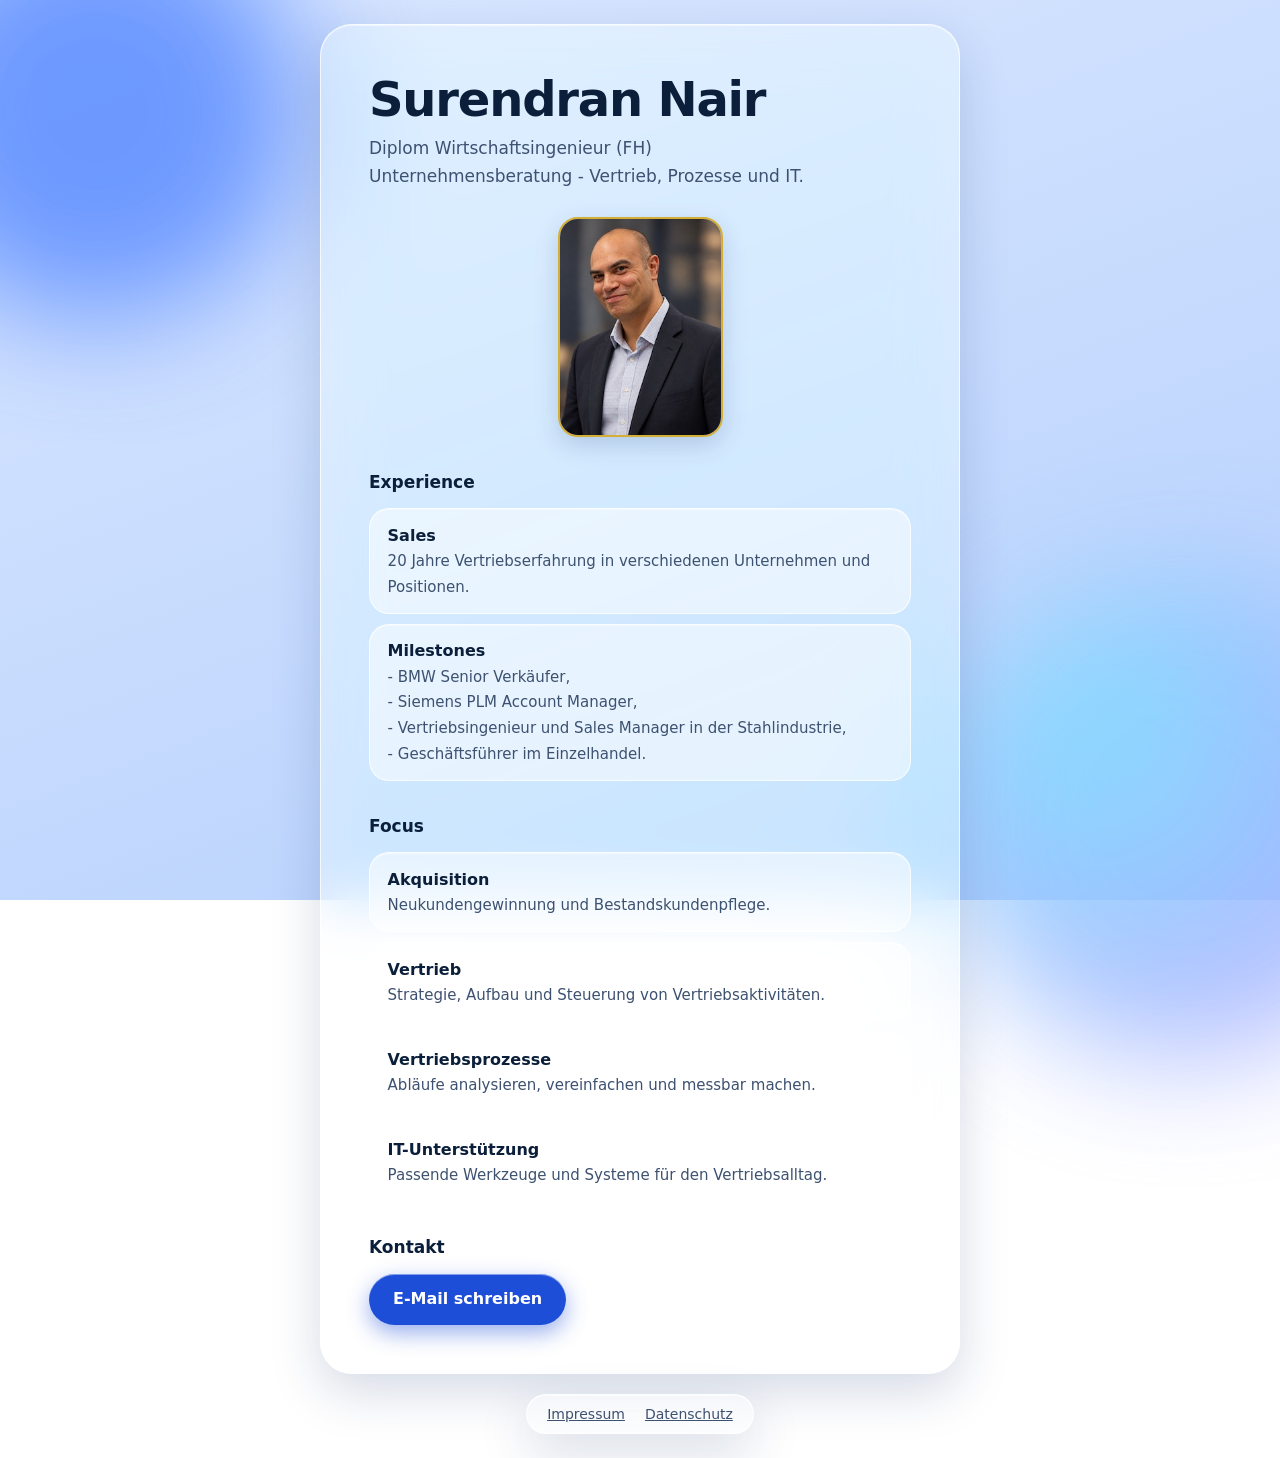
<file: index.html>
<!DOCTYPE html>
<html lang="de">
<head>
<meta charset="UTF-8">
<meta name="viewport" content="width=device-width, initial-scale=1">
<title>Surendran Nair – Unternehmensberatung - Vertrieb, Prozesse und IT</title>
<meta name="description" content="Surendran Nair, Diplom Wirtschaftsingenieur (FH): Unternehmensberatung für Vertrieb, Vertriebsprozesse und IT.">
<link rel="stylesheet" href="style.css">
</head>
<body>
  
<main class="card glass">
  <header>
    <h1>Surendran Nair</h1>
    <p class="role">Diplom Wirtschaftsingenieur (FH)<br>Unternehmensberatung - Vertrieb, Prozesse und IT.
      <br>
      <meta name="description" content="Surendran Nair: 20 Jahre Vertriebserfahrung. Professionelle Unternehmensberatung für Vertrieb, Vertriebsprozesse und IT-Unterstützung im Vertriebsalltag."><br>
    </p>
  </header>

<div class="foto-zentrierer">
  <div class="profile-container">
    <img src="mein-foto.jpg" alt="Surendran Nair - Unternehmensberater für Vertrieb und IT" class="mein-foto">
    <div class="foto-schloss"></div>
  </div>
</div>

  <section aria-labelledby1="Experience">
    <h2 id="experience">Experience</h2>
    <ul class="services">
      <li><strong>Sales</strong><span>20 Jahre Vertriebserfahrung in verschiedenen Unternehmen und Positionen.</span></li>
      <li><strong>Milestones</strong><span>- BMW Senior Verkäufer,<br>- Siemens PLM Account Manager,<br>- Vertriebsingenieur und Sales Manager in der Stahlindustrie,<br>- Geschäftsführer im Einzelhandel.</span></li>
    </ul>
  </section>
  
  <section aria-labelledby="schwerpunkte">
    <h2 id="schwerpunkte">Focus</h2>
    <ul class="services">
      <li><strong>Akquisition</strong><span>Neukundengewinnung und Bestandskundenpflege.</span></li>
      <li><strong>Vertrieb</strong><span>Strategie, Aufbau und Steuerung von Vertriebsaktivitäten.</span></li>
      <li><strong>Vertriebsprozesse</strong><span>Abläufe analysieren, vereinfachen und messbar machen.</span></li>
      <li><strong>IT-Unterstützung</strong><span>Passende Werkzeuge und Systeme für den Vertriebsalltag.</span></li>
    </ul>
  </section>

  <section class="contact" aria-labelledby="kontakt">
    <h2 id="kontakt">Kontakt</h2>
    <a class="btn" id="mail" href="#kontakt" role="button" data-goatcounter-click="E-Mail-Klick">E-Mail schreiben</a>
    <noscript><p>Bitte JavaScript aktivieren, um das Kontaktfeld zu nutzen, oder siehe Impressum.</p></noscript>
  </section>
</main>

<footer class="glass">
  <a href="impressum">Impressum</a>
  <a href="datenschutz">Datenschutz</a>
  <span id="zaehler" hidden>Seitenaufrufe: <strong id="anzahl"></strong></span>
</footer>

<script>
  // E-Mail: nicht im Klartext im Quelltext. Wird erst beim Klick zusammengesetzt.
  var kodiert = "ZWQucmlhbnNAbGlhbQ==";
  
  // Prüft, ob das E-Mail-Element auf der Seite existiert, um Fehler zu vermeiden
  var mailElem = document.getElementById("mail");
  if (mailElem) {
    mailElem.addEventListener("click", function (e) {
      e.preventDefault();
      window.location.href = "mailto:" + atob(kodiert).split("").reverse().join("");
       // Zusätzlicher Rechtsklick-Schutz für den Foto-Bereich
  var container = document.querySelector('.profile-container');
  if (container) {
    container.addEventListener('contextmenu', function (e) {
      e.preventDefault(); // Blockiert das Kontextmenü vollständig
    });
  }
      // Entfernt /index.html automatisch aus der Adresszeile des Browsers
if (window.location.pathname.endsWith('/index.html')) {
  var cleanUrl = window.location.protocol + "//" + window.location.host + window.location.pathname.replace(/\/index\.html$/, '/');
  window.history.replaceState({}, document.title, cleanUrl);
}
</script>
   
<!-- 2. Der unsichtbare Besucherzähler über GoatCounter -->
<script data-goatcounter="https://snair.goatcounter.com/count" 
        async src="//gc.zgo.at/count.js"></script>
</body>
</html>
</file>
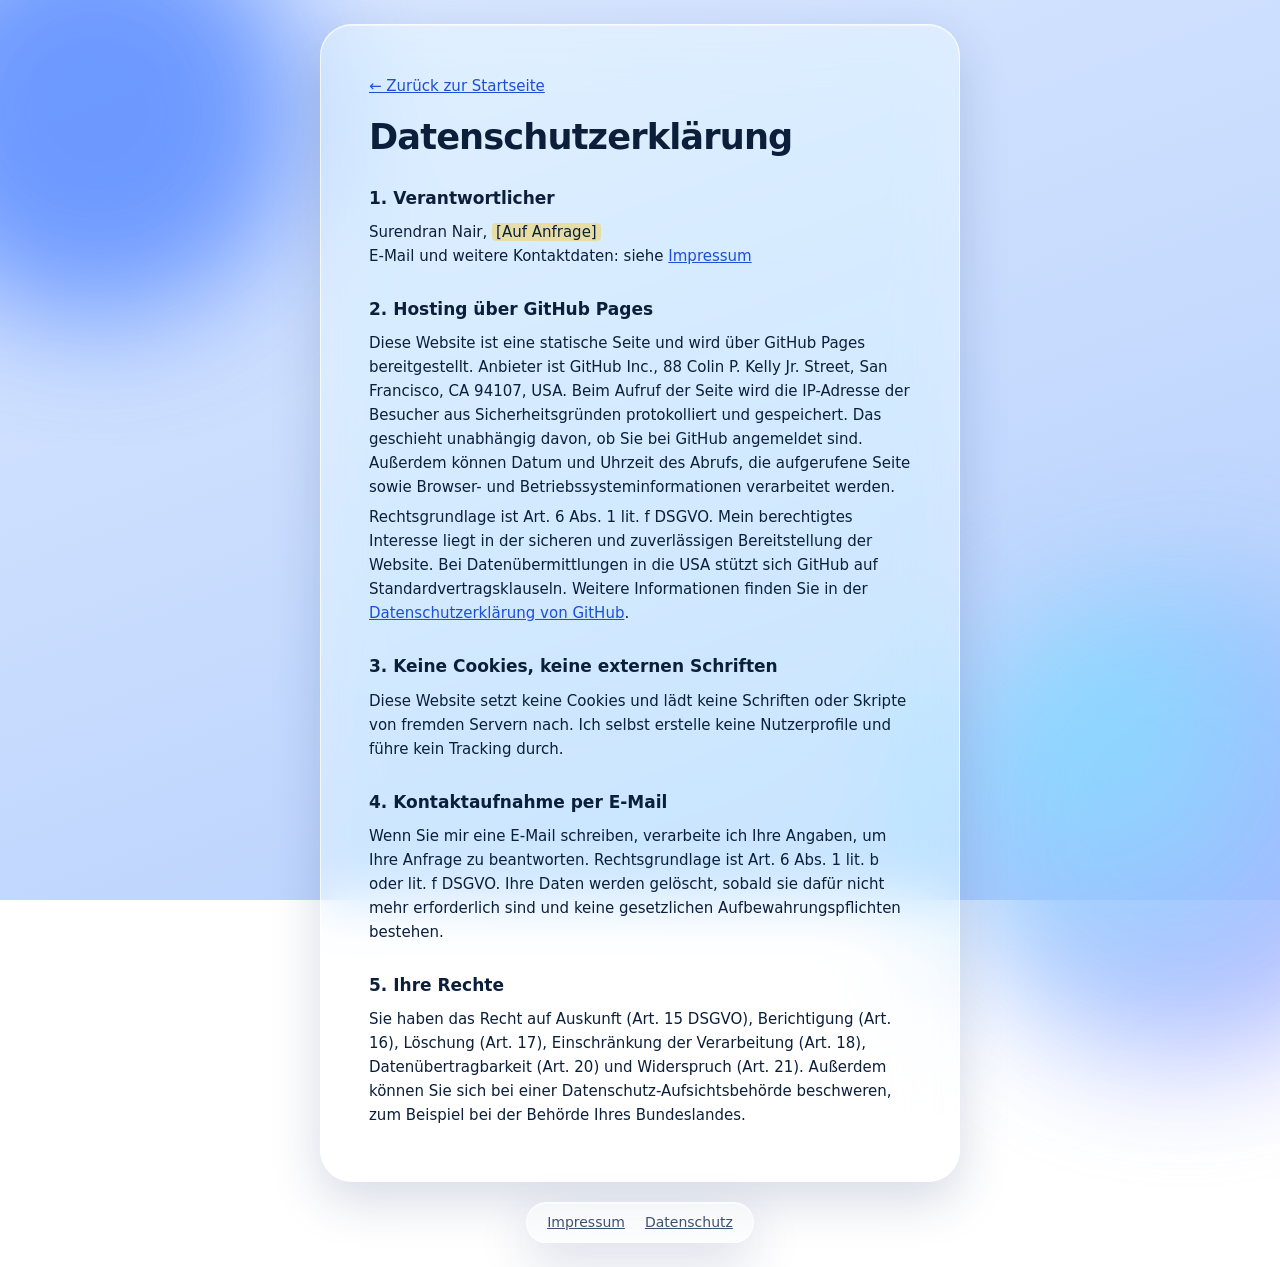
<file: datenschutz.html>
<!DOCTYPE html>
<html lang="de">
<head>
<meta charset="UTF-8">
<meta name="viewport" content="width=device-width, initial-scale=1">
<title>Datenschutz – Surendran Nair</title>
<meta name="robots" content="noindex">
<link rel="stylesheet" href="style.css">
</head>
<body>
<main class="card glass legal">
  <a class="back" href="/">← Zurück zur Startseite</a>
  <h1>Datenschutzerklärung</h1>

  <h2>1. Verantwortlicher</h2>
  <p>Surendran Nair, <span class="todo">[Auf Anfrage]</span><br>
  E-Mail und weitere Kontaktdaten: siehe <a href="impressum.html">Impressum</a></p>

  <h2>2. Hosting über GitHub Pages</h2>
  <p>Diese Website ist eine statische Seite und wird über GitHub Pages bereitgestellt. Anbieter ist GitHub Inc., 88 Colin P. Kelly Jr. Street, San Francisco, CA 94107, USA. Beim Aufruf der Seite wird die IP-Adresse der Besucher aus Sicherheitsgründen protokolliert und gespeichert. Das geschieht unabhängig davon, ob Sie bei GitHub angemeldet sind. Außerdem können Datum und Uhrzeit des Abrufs, die aufgerufene Seite sowie Browser- und Betriebssysteminformationen verarbeitet werden.</p>
  <p>Rechtsgrundlage ist Art. 6 Abs. 1 lit. f DSGVO. Mein berechtigtes Interesse liegt in der sicheren und zuverlässigen Bereitstellung der Website. Bei Datenübermittlungen in die USA stützt sich GitHub auf Standardvertragsklauseln. Weitere Informationen finden Sie in der <a href="https://docs.github.com/de/site-policy/privacy-policies/github-general-privacy-statement" rel="noopener">Datenschutzerklärung von GitHub</a>.</p>

  <h2>3. Keine Cookies, keine externen Schriften</h2>
  <p>Diese Website setzt keine Cookies und lädt keine Schriften oder Skripte von fremden Servern nach. Ich selbst erstelle keine Nutzerprofile und führe kein Tracking durch.</p>

  <h2>4. Kontaktaufnahme per E-Mail</h2>
  <p>Wenn Sie mir eine E-Mail schreiben, verarbeite ich Ihre Angaben, um Ihre Anfrage zu beantworten. Rechtsgrundlage ist Art. 6 Abs. 1 lit. b oder lit. f DSGVO. Ihre Daten werden gelöscht, sobald sie dafür nicht mehr erforderlich sind und keine gesetzlichen Aufbewahrungspflichten bestehen.</p>

  <!-- Nur aktivieren, wenn in index.html ein GoatCounter-Code eingetragen ist:
  <h2>5. Besucherzähler (GoatCounter)</h2>
  <p>Zur Anzeige der Seitenaufrufe nutze ich GoatCounter. Dabei wird ein Skript von gc.zgo.at geladen und die Anzahl der Aufrufe an den Dienst übermittelt. GoatCounter arbeitet ohne Cookies und ohne Profilbildung. Ihre IP-Adresse wird dabei zwangsläufig an den Dienst übertragen. Rechtsgrundlage ist Art. 6 Abs. 1 lit. f DSGVO. Weitere Informationen: <a href="https://www.goatcounter.com/privacy" rel="noopener">goatcounter.com/privacy</a></p>
  -->

  <h2>5. Ihre Rechte</h2>
  <p>Sie haben das Recht auf Auskunft (Art. 15 DSGVO), Berichtigung (Art. 16), Löschung (Art. 17), Einschränkung der Verarbeitung (Art. 18), Datenübertragbarkeit (Art. 20) und Widerspruch (Art. 21). Außerdem können Sie sich bei einer Datenschutz-Aufsichtsbehörde beschweren, zum Beispiel bei der Behörde Ihres Bundeslandes.</p>
</main>
 <script>
  // Bereinigt die Adresszeile vollautomatisch (entfernt index.html und .html Endungen)
if (window.location.pathname.endsWith('/index.html')) {
  var cleanUrl = window.location.protocol + "//" + window.location.host + window.location.pathname.replace(/\/index\.html$/, '/');
  window.history.replaceState({}, document.title, cleanUrl);
} else if (window.location.pathname.endsWith('.html')) {
  var cleanUrl = window.location.protocol + "//" + window.location.host + window.location.pathname.replace(/\.html$/, '');
  window.history.replaceState({}, document.title, cleanUrl);
}
 </script>
  
<footer class="glass">
  <a href="impressum.html">Impressum</a>
  <a href="datenschutz.html">Datenschutz</a>
</footer>
</body>
</html>
</file>
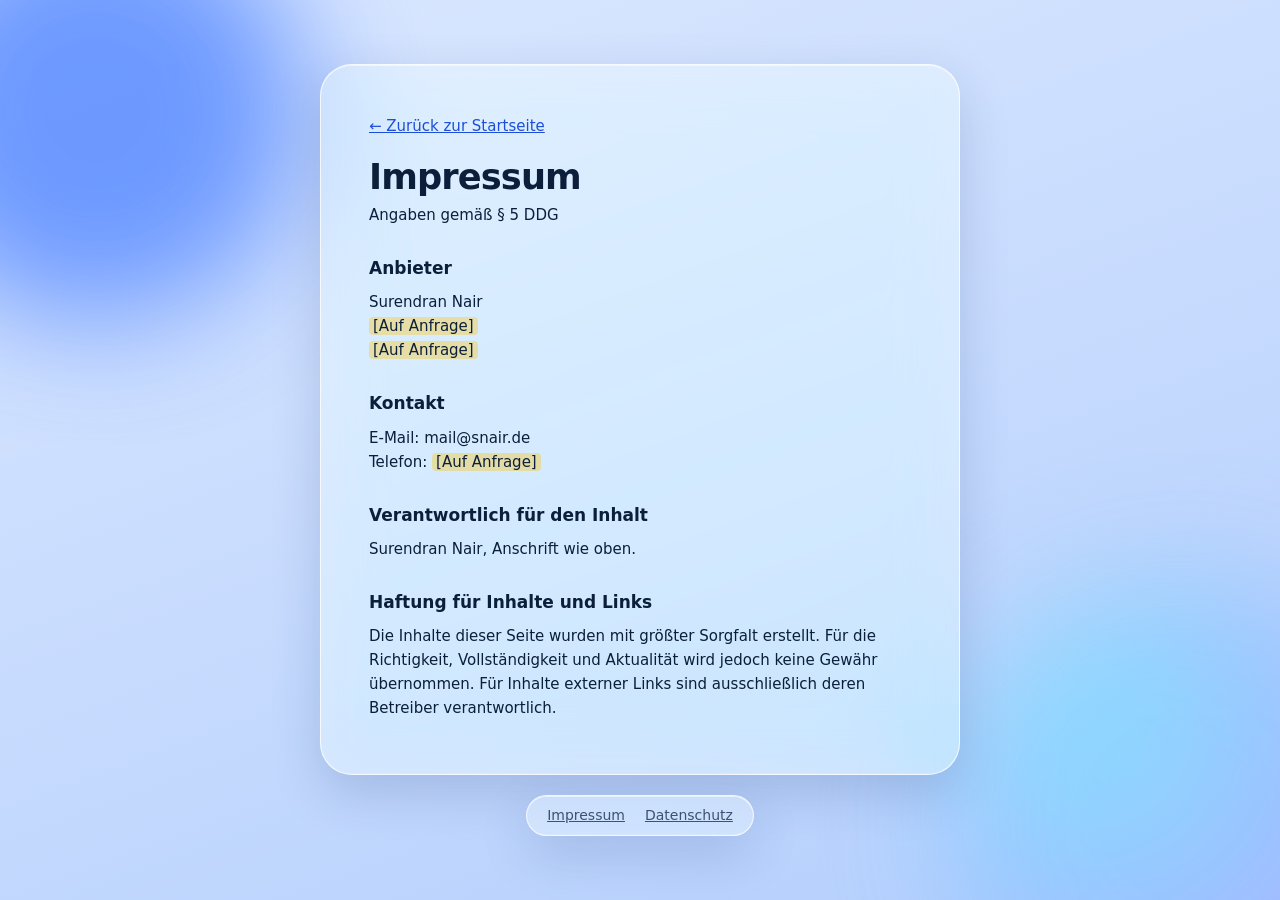
<file: impressum.html>
<!DOCTYPE html>
<html lang="de">
<head>
<meta charset="UTF-8">
<meta name="viewport" content="width=device-width, initial-scale=1">
<title>Impressum – Surendran Nair</title>
<meta name="robots" content="noindex">
<link rel="stylesheet" href="style.css">
</head>
<body>
<main class="card glass legal">
  <a class="back" href="/">← Zurück zur Startseite</a>
  <h1>Impressum</h1>
  <p>Angaben gemäß § 5 DDG</p>

  <h2>Anbieter</h2>
  <p>Surendran Nair<br>
  <span class="todo">[Auf Anfrage]</span><br>
  <span class="todo">[Auf Anfrage]</span></p>

  <h2>Kontakt</h2>
  <p>E-Mail: <span id="adr">(bitte JavaScript aktivieren)</span><br>
  Telefon: <span class="todo">[Auf Anfrage]</span></p>

  <!-- Nur falls vorhanden, Kommentar entfernen:
  <h2>Umsatzsteuer-ID</h2>
  <p>Umsatzsteuer-Identifikationsnummer gemäß § 27a UStG: DE123456789</p>
  -->

  <h2>Verantwortlich für den Inhalt</h2>
  <p>Surendran Nair, Anschrift wie oben.</p>

  <h2>Haftung für Inhalte und Links</h2>
  <p>Die Inhalte dieser Seite wurden mit größter Sorgfalt erstellt. Für die Richtigkeit, Vollständigkeit und Aktualität wird jedoch keine Gewähr übernommen. Für Inhalte externer Links sind ausschließlich deren Betreiber verantwortlich.</p>
</main>

<footer class="glass">
  <a href="impressum.html">Impressum</a>
  <a href="datenschutz.html">Datenschutz</a>
</footer>
<script>
  var kodiert = "ZWQucmlhbnNAbGlhbQ==";
  document.getElementById("adr").textContent = atob(kodiert).split("").reverse().join("");
  // Bereinigt die Adresszeile vollautomatisch (entfernt index.html und .html Endungen)
if (window.location.pathname.endsWith('/index.html')) {
  var cleanUrl = window.location.protocol + "//" + window.location.host + window.location.pathname.replace(/\/index\.html$/, '/');
  window.history.replaceState({}, document.title, cleanUrl);
} else if (window.location.pathname.endsWith('.html')) {
  var cleanUrl = window.location.protocol + "//" + window.location.host + window.location.pathname.replace(/\.html$/, '');
  window.history.replaceState({}, document.title, cleanUrl);
}
</script>
</body>
</html>
</file>
<file: style.css>
:root{
  --bg1:#dbe8ff; --bg2:#b4cffd;
  --blob1:#5b8cff; --blob2:#7fe0ff; --blob3:#b49cff;
  --ink:#0b1f3a; --muted:#3d5170;
  --glass:rgba(255,255,255,.38); --glass-strong:rgba(255,255,255,.5);
  --edge:rgba(255,255,255,.75); --shade:rgba(20,50,110,.18);
  --accent:#1d4ed8; --accent-ink:#ffffff;
  
  /* NEU: Variablen für die inneren Lichtkanten, damit sie im Dark Mode abdunkeln */
  --inset-high: rgba(255,255,255,.55);
  --inset-medium: rgba(255,255,255,.45);
  --inset-low: rgba(255,255,255,.12);
}

@media (prefers-color-scheme:dark){
  :root{
    --bg1:#070d1d; --bg2:#0d1a38;
    --blob1:#2b5bff; --blob2:#1397c9; --blob3:#6a4cd6;
    --ink:#eaf1ff; --muted:#a9bad6;
    --glass:rgba(13,26,56,.45); /* Optimiert für dunklen Glaseffekt */
    --glass-strong:rgba(255,255,255,.05);
    --edge:rgba(255,255,255,.12); --shade:rgba(0,0,0,.65);
    --accent:#7aa7ff; --accent-ink:#06142e;
    
    /* NEU: Im Dark Mode werden harte weiße Inset-Kanten unsichtbar oder dunkel */
    --inset-high: rgba(255,255,255,.05);
    --inset-medium: rgba(255,255,255,.02);
    --inset-low: rgba(0,0,0,.3);
  }
}
*{box-sizing:border-box}
html{-webkit-text-size-adjust:100%}
body{
  margin:0; min-height:100vh; display:flex; flex-direction:column; align-items:center;
  justify-content:center; gap:1.25rem; padding:1.5rem 1rem; position:relative; overflow-x:hidden;
  background:linear-gradient(160deg,var(--bg1),var(--bg2)) fixed; color:var(--ink);
  font:1rem/1.6 system-ui,-apple-system,"SF Pro Text","Segoe UI",Roboto,sans-serif;
}
/* Farbflächen hinter dem Glas, damit die Unschärfe etwas zu brechen hat */
body::before,body::after{content:""; position:fixed; z-index:-1; border-radius:50%; filter:blur(60px); opacity:.85}
body::before{width:26rem; height:26rem; background:var(--blob1); top:-6rem; left:-7rem}
body::after{width:30rem; height:30rem; background:radial-gradient(circle at 30% 30%,var(--blob2),var(--blob3)); bottom:-10rem; right:-9rem}

.glass{
  background:var(--glass);
  -webkit-backdrop-filter:blur(28px) saturate(180%); backdrop-filter:blur(28px) saturate(180%);
  border:1px solid var(--edge);
  box-shadow:
    inset 0 1px 0 var(--inset-high),
    inset 0 -1px 0 var(--inset-low),
    0 18px 50px var(--shade);
}
.card{
  width:100%; max-width:40rem; border-radius:2rem;
  padding:clamp(1.5rem,5vw,3rem);
}
h1{margin:0; font-size:clamp(2rem,7vw,3rem); line-height:1.1; letter-spacing:-.025em; font-weight:700}
.role{margin:.6rem 0 0; color:var(--muted); font-size:1.0625rem}
h2{margin:2rem 0 .75rem; font-size:1.0625rem; font-weight:650}
.services{list-style:none; margin:0; padding:0; display:grid; gap:.6rem}
.services li{
  padding:.85rem 1.1rem; border-radius:1.25rem;
  background:var(--glass-strong); border:1px solid var(--edge);
  box-shadow:inset 0 1px 0 var(--inset-medium);
}
.services strong{display:block; font-weight:650}
.services span{color:var(--muted); font-size:.9375rem}
.contact{margin-top:2rem}
.btn{
  display:inline-block; padding:.8rem 1.5rem; border-radius:999px;
  background:var(--accent); color:var(--accent-ink); font-weight:650; text-decoration:none;
  box-shadow:inset 0 1px 0 var(--inset-medium), 0 8px 22px color-mix(in srgb,var(--accent) 45%,transparent);
  transition:transform .15s ease, filter .15s ease;
}
.btn:hover{filter:brightness(1.08); transform:translateY(-1px)}
a:focus-visible{outline:3px solid var(--accent); outline-offset:3px}
footer{display:flex; flex-wrap:wrap; justify-content:center; gap:.25rem 1.25rem; padding:.5rem 1.25rem; border-radius:999px; font-size:.875rem; color:var(--muted)}
footer a{color:inherit}

/* Fallbacks */
@supports not ((backdrop-filter:blur(1px)) or (-webkit-backdrop-filter:blur(1px))){
  :root{--glass:rgba(255,255,255,.85); --glass-strong:rgba(255,255,255,.95)}
  @media (prefers-color-scheme:dark){:root{--glass:rgba(20,32,60,.92); --glass-strong:rgba(30,45,80,.95)}}
}
@media (prefers-reduced-transparency:reduce){
  .glass{-webkit-backdrop-filter:none; backdrop-filter:none; background:var(--glass-strong)}
}
@media (prefers-reduced-motion:reduce){.btn{transition:none}}

/* Rechtstexte */
.legal h1{font-size:clamp(1.6rem,5vw,2.2rem)}
.legal h2{margin:1.75rem 0 .5rem}
.legal p,.legal li{font-size:.9375rem}
.legal p{margin:.4rem 0}
.legal ul{padding-left:1.2rem; margin:.4rem 0}
.legal a{color:var(--accent)}
.back{display:inline-block; margin-bottom:1.25rem; font-size:.9375rem; color:var(--muted)}
.todo{background:rgba(255,196,0,.35); border-radius:.25rem; padding:0 .25rem}

/* 1. Zwingt das Foto unmissverständlich in die Mitte deiner Glas-Karte */
.foto-zentrierer {
  width: 100% !important;
  display: flex !important;
  justify-content: center !important;
  align-items: center !important;
  margin-bottom: 1.5rem !important;
}

/* 2. Der Rahmen im perfekten Hochformat (165px breit, 220px hoch) */
.profile-container {
  position: relative !important;
  width: 165px !important;  
  height: 220px !important; 
  border-radius: 1.25rem !important; 
  overflow: hidden !important;
  box-shadow: 0 8px 24px var(--shade) !important;
  
  /* Dein dünner Rahmen in edlem Mattgold/Bronze */
  border: 2px solid #d4af37 !important; 
}

/* 3. Das Foto füllt das Rechteck vollständig aus (Kein Abschneiden des Kopfes) */
.mein-foto {
  width: 100% !important;
  height: 100% !important;
  object-fit: cover !important; /* Füllt das Rechteck perfekt aus */
  display: block !important;
  
  /* Harte CSS-Kopiersperren */
  -webkit-user-select: none;
  -moz-user-select: none;
  -ms-user-select: none;
  user-select: none;
  -webkit-user-drag: none;
  user-drag: none;
}

/* 4. Die unsichtbare Schutzschicht direkt über dem Foto */
.foto-schloss {
  position: absolute !important;
  top: 0 !important;
  left: 0 !important;
  width: 100% !important;
  height: 100% !important;
  z-index: 2 !important;
  background: transparent !important;
  cursor: default;
}
</file>
